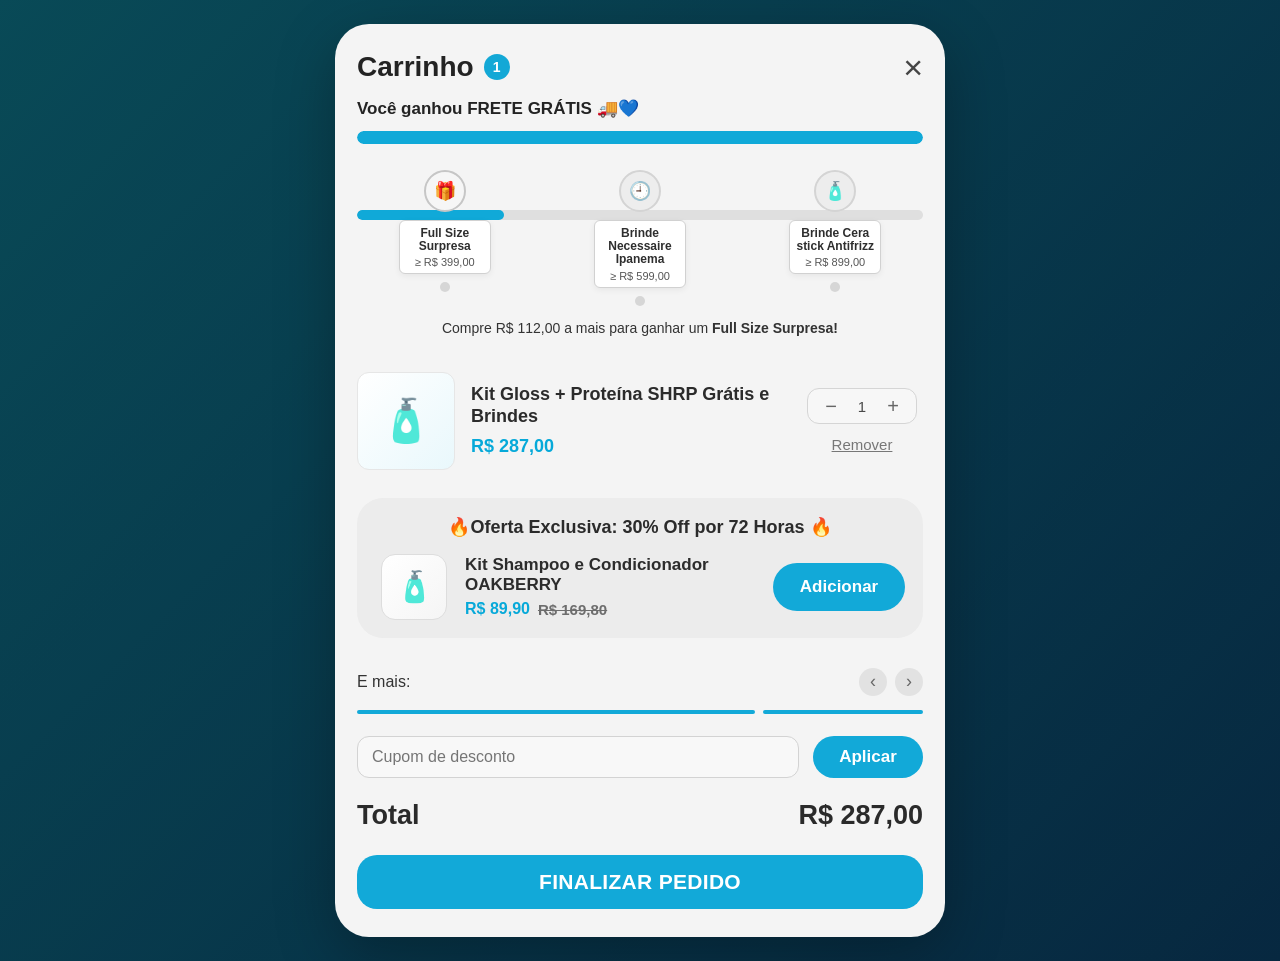
<file: page-cart.html>
<!doctype html>
<html lang="pt-BR">
  <head>
    <meta charset="UTF-8" />
    <meta name="viewport" content="width=device-width, initial-scale=1.0" />
    <title>Carrinho estilo print</title>
    <style>
      * {
        box-sizing: border-box;
        margin: 0;
        padding: 0;
        font-family: Arial, Helvetica, sans-serif;
      }

      body {
        background:
          linear-gradient(rgba(0, 0, 0, 0.35), rgba(0, 0, 0, 0.35)),
          linear-gradient(135deg, #0d7185, #0a3d62);
        min-height: 100vh;
        padding: 24px;
      }

      .cart-modal {
        width: 100%;
        max-width: 610px;
        margin: 0 auto;
        background: #f4f4f4;
        border-radius: 34px;
        padding: 26px 22px 28px;
        position: relative;
        box-shadow: 0 18px 60px rgba(0, 0, 0, 0.28);
      }

      .cart-header {
        display: flex;
        align-items: center;
        justify-content: space-between;
        margin-bottom: 14px;
      }

      .cart-title-wrap {
        display: flex;
        align-items: center;
        gap: 10px;
      }

      .cart-title {
        font-size: 28px;
        font-weight: 800;
        color: #232323;
      }

      .cart-badge {
        width: 26px;
        height: 26px;
        border-radius: 50%;
        background: #13a8d6;
        color: #fff;
        display: grid;
        place-items: center;
        font-size: 14px;
        font-weight: 700;
      }

      .cart-close {
        background: transparent;
        border: none;
        font-size: 34px;
        line-height: 1;
        color: #444;
        cursor: pointer;
      }

      .free-shipping {
        font-size: 17px;
        font-weight: 800;
        color: #232323;
        margin-bottom: 12px;
      }

      .top-progress {
        width: 100%;
        height: 13px;
        background: #dcecf2;
        border-radius: 999px;
        overflow: hidden;
        margin-bottom: 26px;
      }

      .top-progress-fill {
        width: 100%;
        height: 100%;
        background: #10a9d8;
        border-radius: inherit;
      }

      .gift-track-wrap {
        position: relative;
        margin-bottom: 36px;
      }

      .gift-track {
        position: absolute;
        left: 0;
        right: 0;
        top: 40px;
        height: 10px;
        background: #dfdfdf;
        border-radius: 999px;
        overflow: hidden;
      }

      .gift-track-fill {
        width: 26%;
        height: 100%;
        background: #10a9d8;
        border-radius: inherit;
      }

      .gift-points {
        display: flex;
        justify-content: space-between;
        align-items: flex-start;
        gap: 10px;
        position: relative;
        z-index: 1;
      }

      .gift-item {
        width: 31%;
        text-align: center;
        position: relative;
      }

      .gift-icon {
        width: 42px;
        height: 42px;
        border-radius: 50%;
        margin: 0 auto 8px;
        background: #ededed;
        border: 2px solid #d4d4d4;
        display: grid;
        place-items: center;
        color: #8e8e8e;
        font-size: 18px;
      }

      .gift-item.active .gift-icon {
        color: #232323;
        border-color: #c6c6c6;
        background: #f6f6f6;
      }

      .gift-card {
        background: #fff;
        border: 1px solid #d1d1d1;
        border-radius: 6px;
        padding: 6px 4px 5px;
        width: 92px;
        margin: 0 auto;
        box-shadow: 0 2px 6px rgba(0, 0, 0, 0.06);
      }

      .gift-card strong {
        display: block;
        font-size: 12px;
        line-height: 1.1;
        color: #2e2e2e;
        font-weight: 800;
      }

      .gift-card span {
        display: block;
        margin-top: 3px;
        font-size: 11px;
        color: #555;
      }

      .gift-dot {
        width: 10px;
        height: 10px;
        border-radius: 50%;
        background: #d6d6d6;
        margin: 8px auto 0;
      }

      .gift-message {
        margin-top: 14px;
        text-align: center;
        font-size: 14px;
        color: #333;
      }

      .gift-message strong {
        font-weight: 800;
      }

      .cart-product {
        display: grid;
        grid-template-columns: 98px 1fr 122px;
        gap: 16px;
        align-items: center;
        margin-top: 30px;
        margin-bottom: 28px;
      }

      .product-image {
        width: 98px;
        height: 98px;
        border-radius: 12px;
        background: linear-gradient(135deg, #ffffff, #e9f8fc);
        border: 1px solid #e6e6e6;
        display: grid;
        place-items: center;
        font-size: 42px;
      }

      .product-info h3 {
        font-size: 18px;
        line-height: 1.2;
        color: #2b2b2b;
        font-weight: 800;
        margin-bottom: 8px;
      }

      .product-price {
        color: #06a9d9;
        font-size: 18px;
        font-weight: 800;
      }

      .qty-area {
        display: flex;
        flex-direction: column;
        align-items: center;
        gap: 12px;
      }

      .qty-box {
        width: 110px;
        height: 36px;
        border: 1px solid #d5d5d5;
        border-radius: 12px;
        background: #f7f7f7;
        display: flex;
        align-items: center;
        justify-content: space-between;
        padding: 0 12px;
      }

      .qty-btn {
        border: none;
        background: transparent;
        color: #666;
        font-size: 20px;
        cursor: pointer;
        width: 22px;
        height: 22px;
      }

      .qty-value {
        font-size: 15px;
        color: #4a4a4a;
      }

      .remove-btn {
        border: none;
        background: transparent;
        color: #777;
        text-decoration: underline;
        font-size: 15px;
        cursor: pointer;
      }

      .offer-box {
        background: #ececec;
        border-radius: 26px;
        padding: 18px 18px 18px;
        margin-bottom: 30px;
      }

      .offer-title {
        text-align: center;
        font-size: 18px;
        font-weight: 800;
        color: #2b2b2b;
        margin-bottom: 16px;
      }

      .offer-content {
        display: grid;
        grid-template-columns: 78px 1fr 132px;
        gap: 12px;
        align-items: center;
      }

      .offer-image {
        width: 66px;
        height: 66px;
        border-radius: 14px;
        background: linear-gradient(135deg, #ffffff, #f5f5f5);
        border: 1px solid #ddd;
        display: grid;
        place-items: center;
        font-size: 30px;
        margin: 0 auto;
      }

      .offer-info h4 {
        font-size: 17px;
        line-height: 1.2;
        color: #2c2c2c;
        font-weight: 800;
        margin-bottom: 5px;
      }

      .offer-prices {
        display: flex;
        align-items: center;
        flex-wrap: wrap;
        gap: 8px;
      }

      .offer-price {
        color: #07a9d9;
        font-size: 16px;
        font-weight: 800;
      }

      .offer-old-price {
        color: #6d6d6d;
        text-decoration: line-through;
        font-size: 15px;
        font-weight: 700;
      }

      .offer-add {
        height: 48px;
        border: none;
        border-radius: 999px;
        background: #12a9d8;
        color: white;
        font-size: 17px;
        font-weight: 800;
        cursor: pointer;
        transition:
          transform 0.2s ease,
          opacity 0.2s ease;
      }

      .offer-add:hover,
      .apply-btn:hover,
      .checkout-btn:hover {
        transform: translateY(-1px);
        opacity: 0.95;
      }

      .more-row {
        display: flex;
        align-items: center;
        justify-content: space-between;
        margin-bottom: 14px;
      }

      .more-label {
        font-size: 16px;
        color: #333;
      }

      .more-nav {
        display: flex;
        gap: 8px;
      }

      .circle-btn {
        width: 28px;
        height: 28px;
        border-radius: 50%;
        border: none;
        background: #e2e2e2;
        color: #666;
        font-size: 18px;
        cursor: pointer;
      }

      .mini-bars {
        display: grid;
        grid-template-columns: 1fr 160px;
        gap: 8px;
        margin-bottom: 22px;
      }

      .mini-bar {
        height: 4px;
        background: #12a9d8;
        border-radius: 999px;
      }

      .coupon-row {
        display: grid;
        grid-template-columns: 1fr 110px;
        gap: 14px;
        margin-bottom: 22px;
      }

      .coupon-input {
        height: 42px;
        border: 1px solid #d3d3d3;
        border-radius: 12px;
        padding: 0 14px;
        font-size: 16px;
        background: #f8f8f8;
        outline: none;
      }

      .apply-btn {
        border: none;
        border-radius: 999px;
        background: #12a9d8;
        color: #fff;
        font-size: 17px;
        font-weight: 800;
        cursor: pointer;
      }

      .total-row {
        display: flex;
        align-items: center;
        justify-content: space-between;
        margin-bottom: 24px;
      }

      .total-row span {
        font-size: 27px;
        font-weight: 800;
        color: #2a2a2a;
      }

      .checkout-btn {
        width: 100%;
        height: 54px;
        border: none;
        border-radius: 20px;
        background: #12a9d8;
        color: white;
        font-size: 21px;
        font-weight: 900;
        cursor: pointer;
        letter-spacing: 0.3px;
      }

      .toast {
        position: fixed;
        left: 50%;
        bottom: 24px;
        transform: translateX(-50%) translateY(20px);
        background: #232323;
        color: #fff;
        padding: 12px 18px;
        border-radius: 12px;
        font-size: 14px;
        opacity: 0;
        pointer-events: none;
        transition: 0.25s ease;
      }

      .toast.show {
        opacity: 1;
        transform: translateX(-50%) translateY(0);
      }

      @media (max-width: 640px) {
        body {
          padding: 10px;
        }

        .cart-modal {
          padding: 20px 14px 22px;
          border-radius: 28px;
        }

        .cart-title {
          font-size: 22px;
        }

        .gift-card {
          width: 84px;
        }

        .cart-product {
          grid-template-columns: 80px 1fr;
          gap: 14px;
        }

        .qty-area {
          grid-column: 1 / -1;
          flex-direction: row;
          justify-content: space-between;
          align-items: center;
          padding-left: 94px;
        }

        .offer-content {
          grid-template-columns: 70px 1fr;
        }

        .offer-add {
          grid-column: 1 / -1;
          margin-top: 10px;
        }

        .coupon-row {
          grid-template-columns: 1fr;
        }

        .mini-bars {
          grid-template-columns: 1fr 110px;
        }

        .total-row span {
          font-size: 22px;
        }

        .checkout-btn {
          font-size: 18px;
        }
      }
    </style>
  </head>
  <body>
    <div class="cart-modal">
      <div class="cart-header">
        <div class="cart-title-wrap">
          <h1 class="cart-title">Carrinho</h1>
          <div class="cart-badge" id="cartCount">1</div>
        </div>
        <button class="cart-close" aria-label="Fechar">×</button>
      </div>

      <div class="free-shipping">Você ganhou FRETE GRÁTIS 🚚💙</div>

      <div class="top-progress">
        <div class="top-progress-fill"></div>
      </div>

      <div class="gift-track-wrap">
        <div class="gift-track">
          <div class="gift-track-fill"></div>
        </div>

        <div class="gift-points">
          <div class="gift-item active">
            <div class="gift-icon">🎁</div>
            <div class="gift-card">
              <strong>Full Size<br />Surpresa</strong>
              <span>≥ R$ 399,00</span>
            </div>
            <div class="gift-dot"></div>
          </div>

          <div class="gift-item">
            <div class="gift-icon">🕘</div>
            <div class="gift-card">
              <strong>Brinde<br />Necessaire Ipanema</strong>
              <span>≥ R$ 599,00</span>
            </div>
            <div class="gift-dot"></div>
          </div>

          <div class="gift-item">
            <div class="gift-icon">🧴</div>
            <div class="gift-card">
              <strong>Brinde Cera<br />stick Antifrizz</strong>
              <span>≥ R$ 899,00</span>
            </div>
            <div class="gift-dot"></div>
          </div>
        </div>

        <div class="gift-message">
          Compre R$ 112,00 a mais para ganhar um
          <strong>Full Size Surpresa!</strong>
        </div>
      </div>

      <div class="cart-product" id="mainProduct">
        <div class="product-image">🧴</div>

        <div class="product-info">
          <h3>Kit Gloss + Proteína SHRP Grátis e Brindes</h3>
          <div class="product-price" data-unit-price="287">R$ 287,00</div>
        </div>

        <div class="qty-area">
          <div class="qty-box">
            <button class="qty-btn" id="minusBtn">−</button>
            <div class="qty-value" id="qtyValue">1</div>
            <button class="qty-btn" id="plusBtn">+</button>
          </div>
          <button class="remove-btn" id="removeBtn">Remover</button>
        </div>
      </div>

      <div class="offer-box">
        <div class="offer-title">
          🔥Oferta Exclusiva: 30% Off por 72 Horas 🔥
        </div>

        <div class="offer-content">
          <div class="offer-image">🧴</div>

          <div class="offer-info">
            <h4>Kit Shampoo e Condicionador OAKBERRY</h4>
            <div class="offer-prices">
              <span class="offer-price">R$ 89,90</span>
              <span class="offer-old-price">R$ 169,80</span>
            </div>
          </div>

          <button class="offer-add" id="offerAddBtn">Adicionar</button>
        </div>
      </div>

      <div class="more-row">
        <div class="more-label">E mais:</div>
        <div class="more-nav">
          <button class="circle-btn">‹</button>
          <button class="circle-btn">›</button>
        </div>
      </div>

      <div class="mini-bars">
        <div class="mini-bar"></div>
        <div class="mini-bar"></div>
      </div>

      <div class="coupon-row">
        <input
          class="coupon-input"
          id="couponInput"
          type="text"
          placeholder="Cupom de desconto"
        />
        <button class="apply-btn" id="applyCouponBtn">Aplicar</button>
      </div>

      <div class="total-row">
        <span>Total</span>
        <span id="totalPrice">R$ 287,00</span>
      </div>

      <button class="checkout-btn">FINALIZAR PEDIDO</button>
    </div>

    <div class="toast" id="toast"></div>

    <script>
      const qtyValue = document.getElementById("qtyValue");
      const totalPrice = document.getElementById("totalPrice");
      const minusBtn = document.getElementById("minusBtn");
      const plusBtn = document.getElementById("plusBtn");
      const removeBtn = document.getElementById("removeBtn");
      const cartCount = document.getElementById("cartCount");
      const offerAddBtn = document.getElementById("offerAddBtn");
      const couponInput = document.getElementById("couponInput");
      const applyCouponBtn = document.getElementById("applyCouponBtn");
      const toast = document.getElementById("toast");
      const mainProduct = document.getElementById("mainProduct");

      let qty = 1;
      let mainPrice = 287;
      let offerAdded = false;
      let offerPrice = 89.9;
      let discount = 0;

      function formatBRL(value) {
        return value.toLocaleString("pt-BR", {
          style: "currency",
          currency: "BRL",
        });
      }

      function showToast(message) {
        toast.textContent = message;
        toast.classList.add("show");
        clearTimeout(window.toastTimer);
        window.toastTimer = setTimeout(() => {
          toast.classList.remove("show");
        }, 2200);
      }

      function updateCart() {
        qtyValue.textContent = qty;
        const itemsCount = (qty > 0 ? qty : 0) + (offerAdded ? 1 : 0);
        cartCount.textContent = itemsCount;

        const subtotal = qty * mainPrice + (offerAdded ? offerPrice : 0);
        const finalTotal = Math.max(subtotal - discount, 0);

        totalPrice.textContent = formatBRL(finalTotal);
      }

      minusBtn.addEventListener("click", () => {
        if (qty > 1) {
          qty--;
          updateCart();
        }
      });

      plusBtn.addEventListener("click", () => {
        qty++;
        updateCart();
      });

      removeBtn.addEventListener("click", () => {
        qty = 0;
        mainProduct.style.display = "none";
        updateCart();
        showToast("Produto removido do carrinho");
      });

      offerAddBtn.addEventListener("click", () => {
        if (offerAdded) {
          showToast("Essa oferta já foi adicionada");
          return;
        }

        offerAdded = true;
        offerAddBtn.textContent = "Adicionado";
        offerAddBtn.style.background = "#28b463";
        updateCart();
        showToast("Oferta adicionada ao carrinho");
      });

      applyCouponBtn.addEventListener("click", () => {
        const code = couponInput.value.trim().toUpperCase();

        if (!code) {
          showToast("Digite um cupom");
          return;
        }

        if (code === "DESCONTO10") {
          discount = 10;
          updateCart();
          showToast("Cupom aplicado com sucesso");
        } else if (code === "LAB20") {
          discount = 20;
          updateCart();
          showToast("Cupom aplicado com sucesso");
        } else {
          discount = 0;
          updateCart();
          showToast("Cupom inválido");
        }
      });

      document.querySelector(".cart-close").addEventListener("click", () => {
        showToast("Aqui você pode colocar a ação de fechar");
      });

      updateCart();
    </script>
  </body>
</html>
</file>
